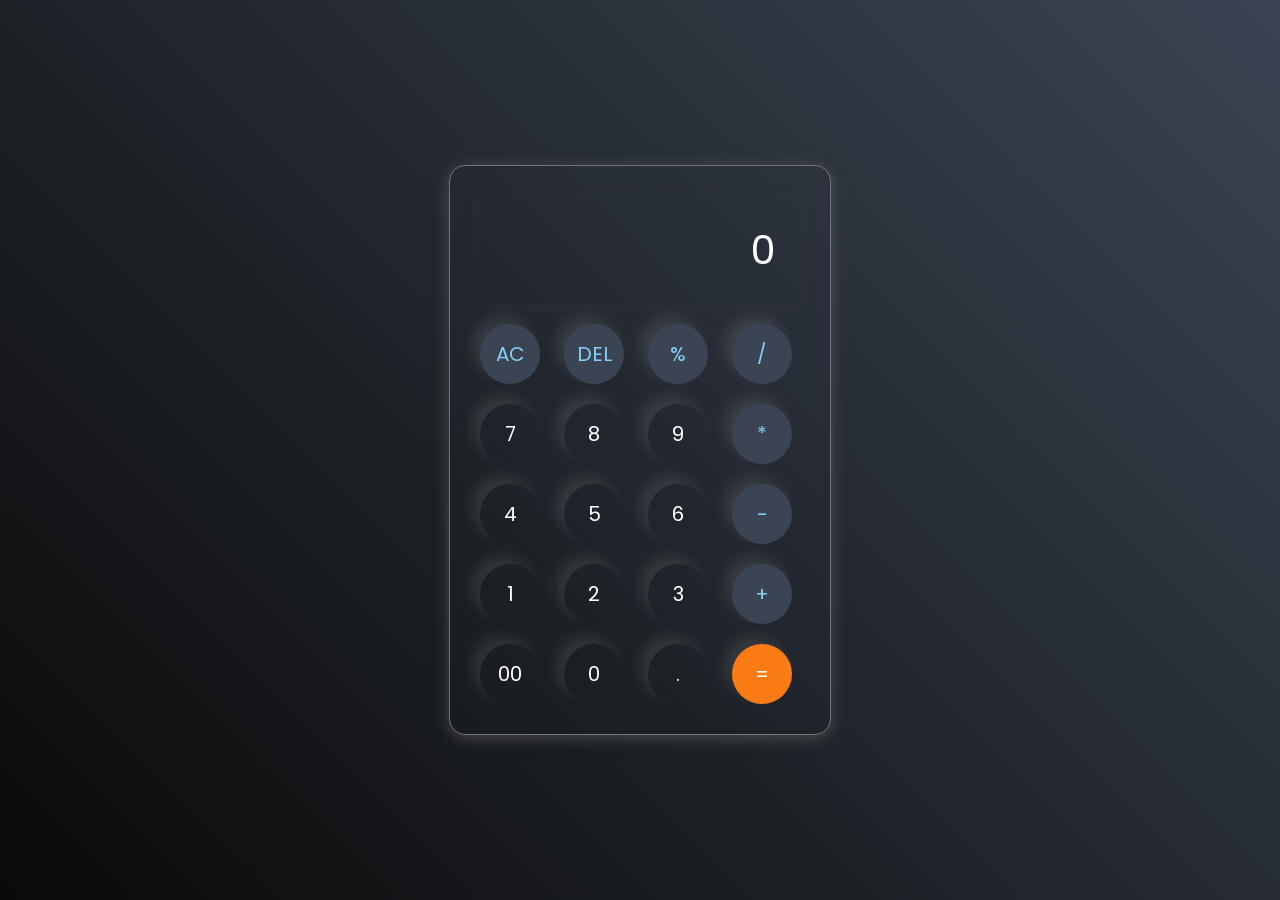
<file: index.html>
<!DOCTYPE html>
<html lang="en">
<head>
    <meta charset="UTF-8">
    <meta name="viewport" content="width=device-width, initial-scale=1.0">
    <link rel="stylesheet" href="style.css">
    <title>Calculater</title>
</head>
<body>
    <div class="calculater">
        <input type="text" placeholder="0" id="inputBox">
        <div>
            <button class="operator">AC</button>
            <button class="operator">DEL</button>
            <button class="operator">%</button>
            <button class="operator">/</button>
        </div>
        <div>
            <button>7</button>
            <button>8</button>
            <button>9</button>
            <button class="operator">*</button>
        </div>
        <div>
            <button>4</button>
            <button>5</button>
            <button>6</button>
            <button class="operator">-</button>
        </div>
        <div>
            <button>1</button>
            <button>2</button>
            <button>3</button>
            <button class="operator">+</button>
        </div>
        <div>
            <button>00</button>
            <button>0</button>
            <button>.</button>
            <button class="equals">=</button>
        </div>
    </div>

    <script src="script.js"></script>
</body>
</html>
</file>
<file: style.css>
@import url('https://fonts.googleapis.com/css2?family=Poppins:wght@500&display=swap');

*{
    margin: 0;
    padding: 0;
    box-sizing: border-box;
    font-family: 'Poppins', sans-serif;
}

body{
    width: 100%;
    height: 100vh;
    display: flex;
    justify-content: center;
    align-items: center;
    background: linear-gradient(45deg, #0a0a0a, #3a4452);
}

.calculater {
    border: 1px solid #717377;
    padding: 20px;
    background: transparent;
    border-radius: 16px;
    box-shadow: 0 3px 15px rgba(113, 115, 119, 0.5);
}


input{
    width: 320px;
    border: none;
    padding: 24px;
    margin: 10px;
    background: transparent;
    box-shadow: 0px 3px 15px rgba(84, 84, 84, 0.1);
    font-size: 40px;
    text-align: right;
    cursor: pointer;
    color: #ffffff;
}

input::placeholder {
    color: #ffffff;
}


button{
    border: none;
    width: 60px;
    height: 60px;
    margin: 10px;
    border-radius: 50%;
    background: transparent;
    color: #ffffff;
    font-size: 20px;
    box-shadow: -8px -8px 15px rgba(255, 255, 255, 0.1);
    cursor: pointer;
}

.equals{
    background-color: #fb7c14;
}

.operator{
    background-color: #3a4452;
    color: lightskyblue;
}
</file>
